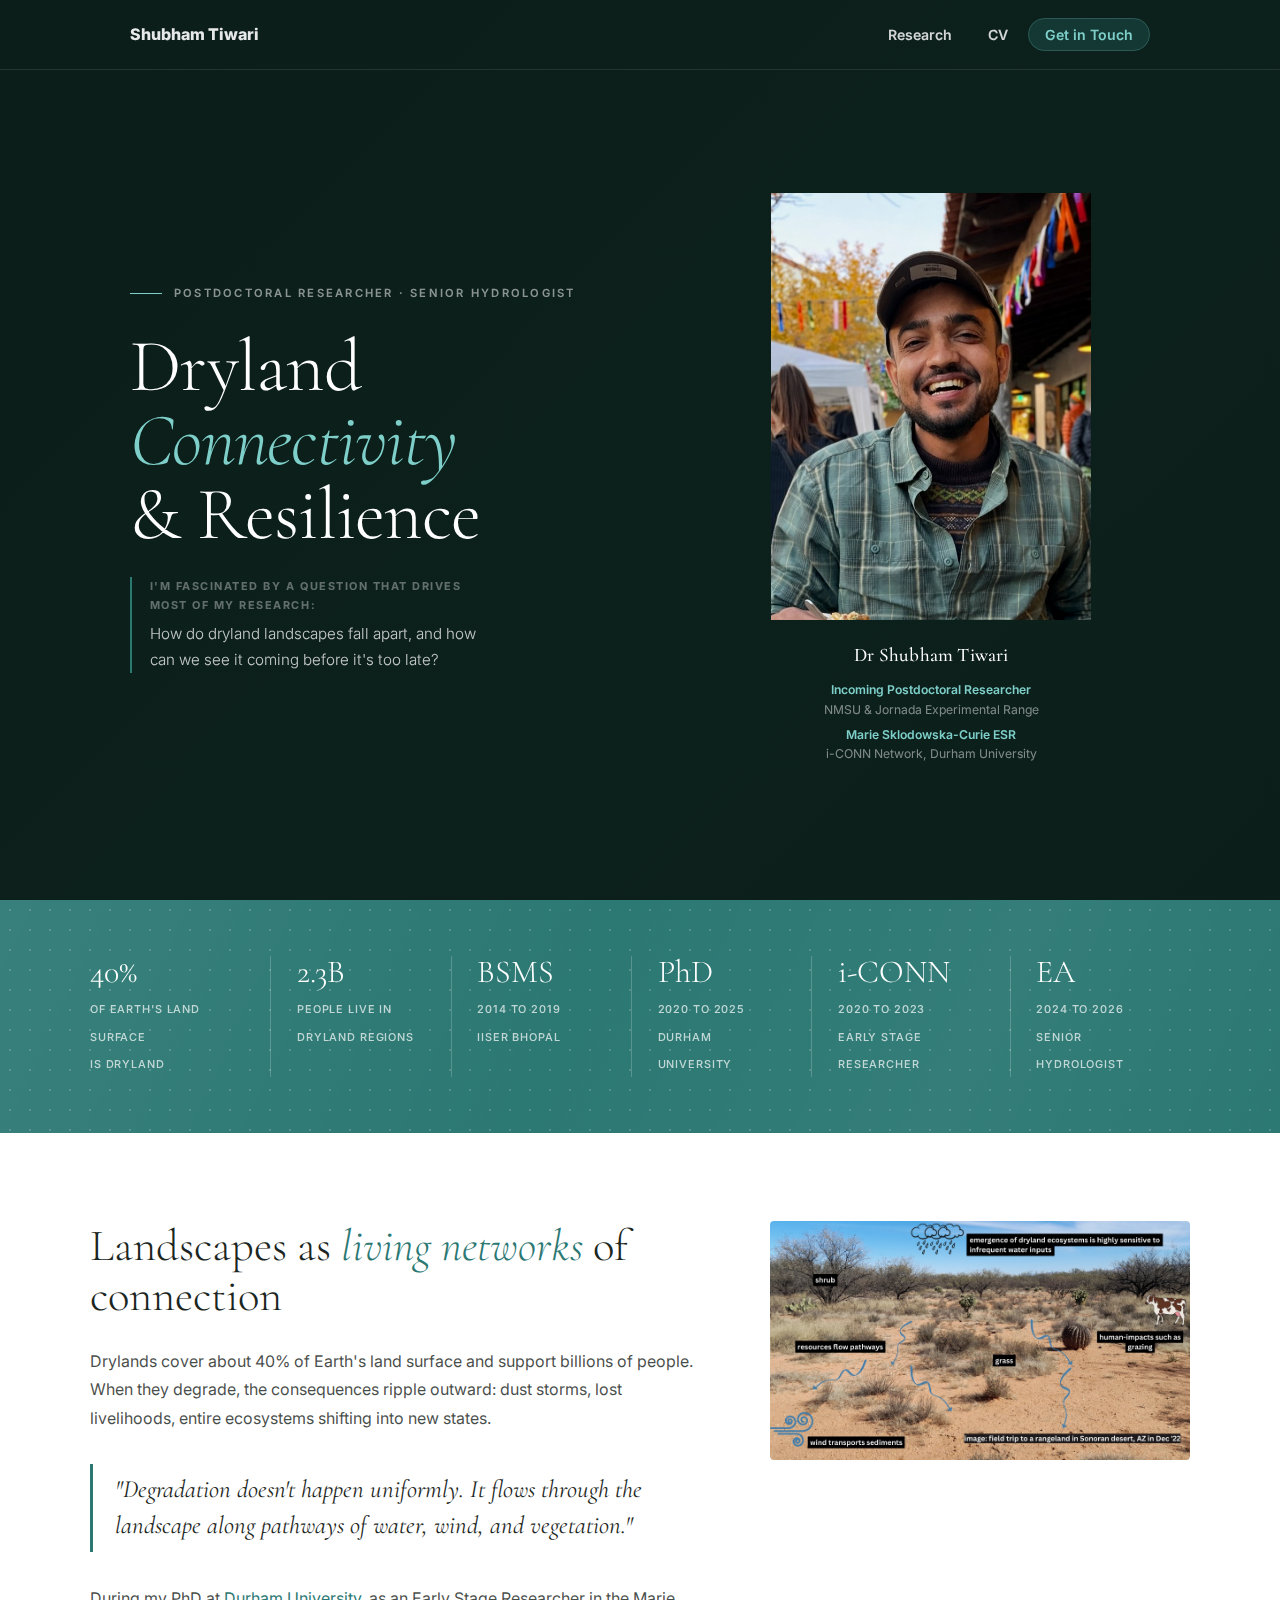
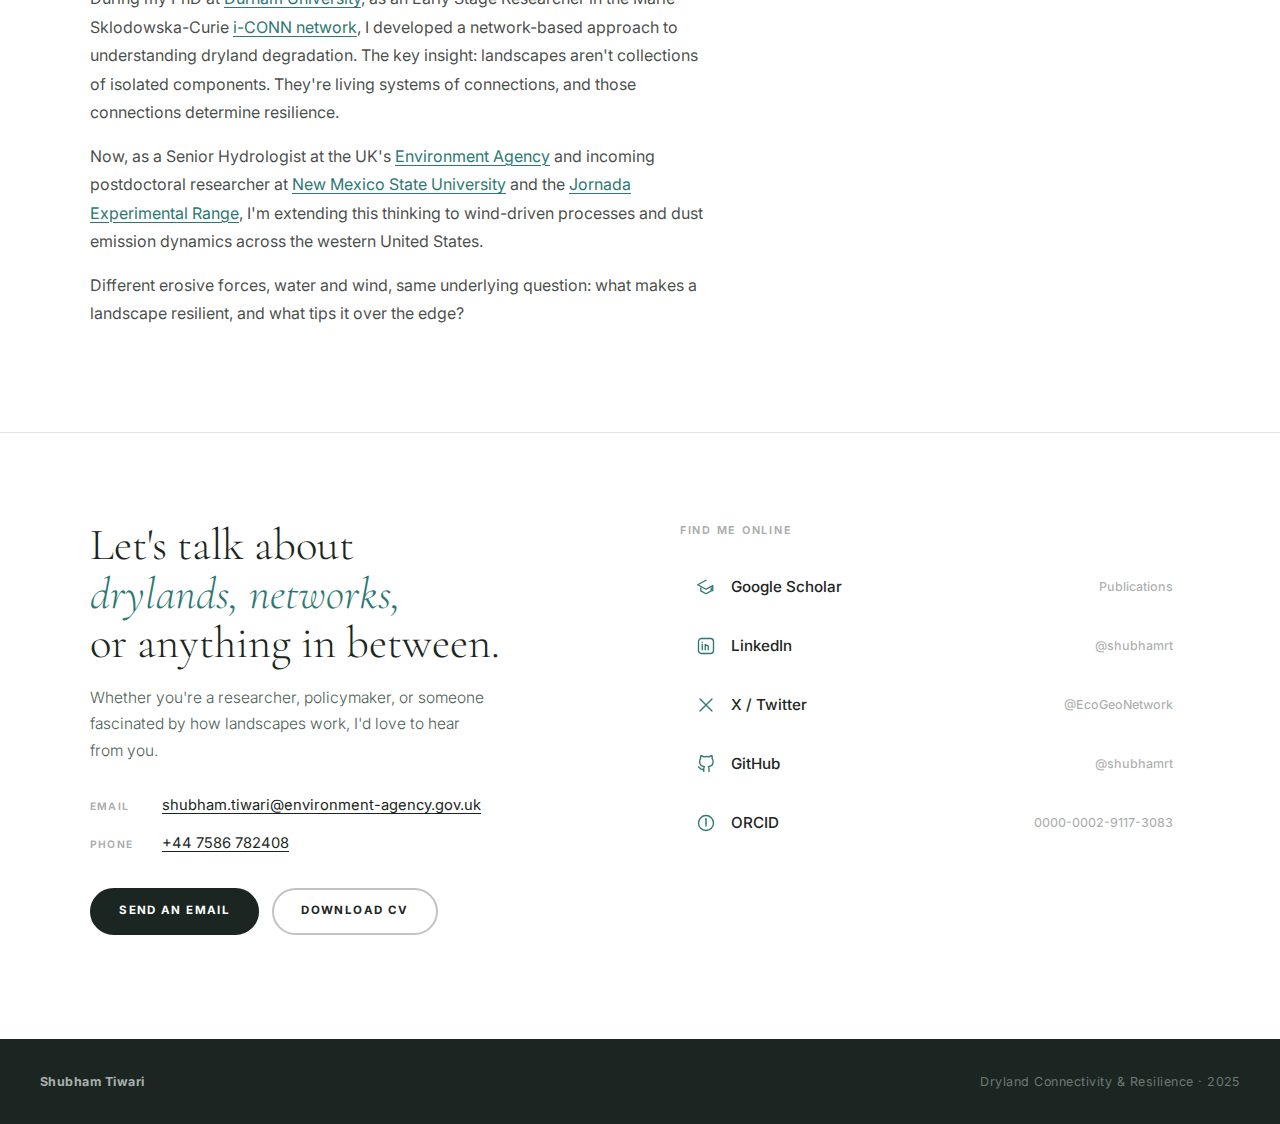
<file: index.html>
<!DOCTYPE html>
<html lang="en">
<head>
<meta charset="utf-8">
<meta name="viewport" content="width=device-width, initial-scale=1">
<title>Shubham Tiwari | Dryland Connectivity</title>

<link rel="icon" type="image/png" sizes="512x512" href="img/logo.png">
<link rel="apple-touch-icon" sizes="180x180" href="img/logo.png">

<link rel="preconnect" href="https://fonts.googleapis.com">
<link rel="preconnect" href="https://fonts.gstatic.com" crossorigin>
<link href="https://fonts.googleapis.com/css2?family=Cormorant+Garamond:ital,wght@0,300;0,400;0,500;0,600;1,300;1,400;1,600&family=Inter:wght@300;400;500;600;700;800&display=swap" rel="stylesheet">

<style>
:root {
  --green:        #2C7873;
  --green-dark:   #1f5f5b;
  --green-light:  #7ecfc9;
  --green-dim:    rgba(44,120,115,.12);
  --ink:          #1b2622;
  --muted:        #4d6158;
  --line:         rgba(0,0,0,.10);
  --cream:        #f4f8f7;
  --hero-bg:      #0e2420;
  --nav-h:        70px;
  --max:          1100px;
  --serif:        'Cormorant Garamond', Georgia, serif;
  --sans:         'Inter', system-ui, sans-serif;
}

*, *::before, *::after { box-sizing: border-box; margin: 0; padding: 0; }
html { scroll-behavior: smooth; }
body {
  font-family: var(--sans);
  font-size: 16px;
  line-height: 1.72;
  color: var(--ink);
  background: #fff;
  overflow-x: hidden;
}
img { display: block; max-width: 100%; }
a { color: inherit; }

/* ─── NAV ────────────────────────────────────────────────────────────────── */
.nav {
  position: fixed;
  inset: 0 0 auto 0;
  height: var(--nav-h);
  z-index: 50;
  border-bottom: 1px solid rgba(255,255,255,.10);
  transition: background .35s, border-color .35s;
}
.nav.solid {
  background: rgba(255,255,255,.96);
  border-bottom: 1px solid var(--line);
  backdrop-filter: blur(10px);
}
.nav-inner {
  max-width: var(--max);
  margin: 0 auto;
  height: 100%;
  padding: 0 2.5rem;
  display: flex;
  align-items: center;
  justify-content: space-between;
}
.nav-brand {
  font-family: var(--sans);
  font-weight: 800;
  font-size: 1rem;
  text-decoration: none;
  color: rgba(255,255,255,.9);
  transition: color .3s;
}
.nav.solid .nav-brand { color: var(--ink); }

.nav-links { display: flex; gap: 4px; list-style: none; align-items: center; }
.nav-links a {
  font-weight: 600;
  font-size: .88rem;
  text-decoration: none;
  color: rgba(255,255,255,.82);
  padding: .45rem 1rem;
  border-radius: 999px;
  transition: background .2s, color .2s;
}
.nav-links a:hover { background: rgba(255,255,255,.10); color: #fff; }
.nav.solid .nav-links a { color: var(--ink); }
.nav.solid .nav-links a:hover { background: var(--green-dim); color: var(--green); }

.nav-cta {
  background: rgba(44,120,115,.28) !important;
  color: var(--green-light) !important;
  border: 1px solid rgba(126,207,201,.22);
}
.nav-cta:hover { background: rgba(44,120,115,.50) !important; color: #fff !important; }
.nav.solid .nav-cta { background: var(--green) !important; color: #fff !important; border-color: transparent; }
.nav.solid .nav-cta:hover { background: var(--green-dark) !important; }

.nav-burger {
  display: none;
  flex-direction: column;
  gap: 5px;
  background: none;
  border: 1px solid rgba(255,255,255,.3);
  border-radius: 8px;
  padding: .5rem .6rem;
  cursor: pointer;
}
.nav-burger span { display: block; width: 18px; height: 2px; background: #fff; border-radius: 2px; }
.nav.solid .nav-burger { border-color: var(--line); }
.nav.solid .nav-burger span { background: var(--ink); }

.nav-drawer {
  display: none;
  position: absolute;
  top: calc(100% + 8px);
  right: 1.5rem;
  background: #fff;
  border: 1px solid var(--line);
  border-radius: 14px;
  box-shadow: 0 16px 40px rgba(0,0,0,.12);
  padding: .5rem;
  min-width: 190px;
}
.nav-drawer a { display: block; padding: .6rem .9rem; border-radius: 10px; font-weight: 600; font-size: .9rem; color: var(--ink); text-decoration: none; }
.nav-drawer a:hover { background: var(--green-dim); color: var(--green); }
.nav.open .nav-drawer { display: block; }

@media (max-width: 620px) {
  .nav-links { display: none; }
  .nav-burger { display: flex; }
}

/* ─── HERO ───────────────────────────────────────────────────────────────── */
.hero {
  min-height: 100vh;
  background: var(--hero-bg);
  position: relative;
  display: flex;
  align-items: center;
  color: #fff;
  overflow: hidden;
}
.hero-film {
  position: absolute;
  inset: 0;
  background: linear-gradient(135deg, rgba(10,28,24,.80) 0%, rgba(10,28,24,.52) 55%, rgba(10,28,24,.70) 100%);
  z-index: 0;
}
.hero-inner {
  position: relative;
  z-index: 1;
  max-width: var(--max);
  margin: 0 auto;
  width: 100%;
  padding: calc(var(--nav-h) + 1.2rem) 2.5rem 2rem;
  display: grid;
  grid-template-columns: 1.15fr 1fr;
  gap: 5rem;
  align-items: center;
}
.hero-left { display: flex; flex-direction: column; gap: 1.6rem; }
.hero-eyebrow {
  font-size: .7rem;
  font-weight: 600;
  letter-spacing: .2em;
  text-transform: uppercase;
  color: rgba(255,255,255,.52);
  display: flex;
  align-items: center;
  gap: .75rem;
}
.hero-eyebrow::before {
  content: '';
  display: block;
  width: 2rem;
  height: 1px;
  background: var(--green-light);
  flex-shrink: 0;
}
.hero-title {
  font-family: var(--serif);
  font-weight: 300;
  font-size: clamp(3.2rem, 5.8vw, 5.2rem);
  line-height: 1.0;
  letter-spacing: -.01em;
  color: #fff;
}
.hero-title em { font-style: italic; color: var(--green-light); }
.hero-question {
  font-size: .95rem;
  font-weight: 300;
  line-height: 1.72;
  color: rgba(255,255,255,.76);
  max-width: 40ch;
  border-left: 2px solid var(--green);
  padding-left: 1.1rem;
}
.hero-question strong {
  display: block;
  font-size: .68rem;
  font-weight: 700;
  letter-spacing: .14em;
  text-transform: uppercase;
  color: rgba(255,255,255,.36);
  margin-bottom: .4rem;
}
.hero-right {
  display: flex;
  flex-direction: column;
  align-items: center;
  gap: 1.2rem;
}
.hero-photo {
  width: 100%;
  max-width: 320px;
  aspect-ratio: 3/4;
  overflow: hidden;
}
.hero-photo img {
  width: 100%;
  height: 100%;
  object-fit: cover;
  object-position: center top;
  filter: brightness(.95) contrast(1.04);
}
.hero-caption { text-align: center; max-width: 310px; }
.hc-name {
  font-family: var(--serif);
  font-size: 1.2rem;
  font-weight: 500;
  letter-spacing: .01em;
  color: #fff;
  margin-bottom: .5rem;
}
.hc-role {
  font-size: .76rem;
  font-weight: 400;
  line-height: 1.6;
  color: rgba(255,255,255,.48);
}
.hc-role-label { color: var(--green-light); font-weight: 600; }

@media (max-width: 820px) {
  .hero-inner { grid-template-columns: 1fr; gap: 2rem; padding-top: calc(var(--nav-h) + 1.5rem); }
  .hero-right { order: -1; }
  .hero-photo { max-width: 180px; aspect-ratio: 1; border-radius: 50%; }
  .hero-title { font-size: clamp(2.6rem, 9vw, 3.6rem); }
}

/* ─── STATS BAR ──────────────────────────────────────────────────────────── */
/* Green base with white dot-grid pattern — same palette as hero but lighter,
   so the three zones read: dark green hero → mid green stats → white about */
.stats {
  position: relative;
  background-color: #2C7873;
  padding: 3.5rem 2.5rem;
  overflow: hidden;
}
/* White dot-grid */
.stats::before {
  content: '';
  position: absolute;
  inset: 0;
  background-image: radial-gradient(circle, rgba(255,255,255,.18) 1.5px, transparent 1.5px);
  background-size: 20px 20px;
  pointer-events: none;
}
/* Subtle diagonal shimmer */
.stats::after {
  content: '';
  position: absolute;
  inset: 0;
  background: linear-gradient(
    115deg,
    rgba(255,255,255,.06) 0%,
    transparent 45%,
    rgba(255,255,255,.04) 75%,
    transparent 100%
  );
  pointer-events: none;
}
.stats-inner {
  position: relative;
  z-index: 1;
  max-width: var(--max);
  margin: 0 auto;
  display: grid;
  grid-template-columns: 1fr 1fr 1fr 1fr 1.1fr 1fr;
}
.stat { padding: 0 1.6rem; border-left: 1px solid rgba(255,255,255,.2); }
.stat:first-child { border-left: none; padding-left: 0; }
.stat-number {
  font-family: var(--serif);
  font-size: clamp(1.6rem, 2.5vw, 2.4rem);
  font-weight: 300;
  color: #fff;
  line-height: 1;
  display: block;
  margin-bottom: .4rem;
}
.stat-label {
  font-size: .68rem;
  font-weight: 500;
  letter-spacing: .08em;
  text-transform: uppercase;
  color: rgba(255,255,255,.7);
  line-height: 1.6;
}
@media (max-width: 900px) {
  .stats-inner { grid-template-columns: repeat(3, 1fr); gap: 1.8rem; }
  .stat { border-left: none; padding-left: 0; }
  .stat:nth-child(2), .stat:nth-child(3) { border-left: 1px solid rgba(255,255,255,.2); padding-left: 1.4rem; }
  .stat:nth-child(5), .stat:nth-child(6) { border-left: 1px solid rgba(255,255,255,.2); padding-left: 1.4rem; }
}
@media (max-width: 520px) {
  .stats-inner { grid-template-columns: repeat(2, 1fr); gap: 1.8rem; }
  .stat:nth-child(2) { border-left: 1px solid rgba(255,255,255,.2); padding-left: 1.4rem; }
  .stat:nth-child(3), .stat:nth-child(5) { border-left: none; padding-left: 0; }
  .stat:nth-child(4), .stat:nth-child(6) { border-left: 1px solid rgba(255,255,255,.2); padding-left: 1.4rem; }
}

/* ─── ABOUT ──────────────────────────────────────────────────────────────── */
.about { background: #fff; padding: 5.5rem 2.5rem 6.5rem; }
.about-inner {
  max-width: var(--max);
  margin: 0 auto;
  display: grid;
  grid-template-columns: 1fr 420px;
  gap: 4rem;
  align-items: start;
}

/* Left: heading + prose */
.about-text {}
.about-text h2 {
  font-family: var(--serif);
  font-weight: 300;
  font-size: clamp(2rem, 3.5vw, 2.8rem);
  line-height: 1.12;
  color: var(--ink);
  margin-bottom: 1.6rem;
}
.about-text h2 em { font-style: italic; color: var(--green); }
.about-prose { font-size: 1rem; line-height: 1.78; color: rgba(27,38,34,.82); }
.about-prose p { margin-bottom: .95rem; }
.about-prose p:last-child { margin-bottom: 0; }
.about-prose a { color: var(--green); text-decoration: underline; text-decoration-thickness: 1px; text-underline-offset: 3px; }
.about-prose a:hover { color: var(--green-dark); }
.about-pull {
  font-family: var(--serif);
  font-size: clamp(1.2rem, 2.2vw, 1.55rem);
  font-weight: 400;
  font-style: italic;
  color: var(--ink);
  border-left: 3px solid var(--green);
  padding: .5rem 0 .5rem 1.4rem;
  margin: 2rem 0;
  line-height: 1.45;
}

/* Right: landscape image, full height of text column */
.about-image {
  position: sticky;
  top: calc(var(--nav-h) + 2rem);
  width: 100%;
  overflow: hidden;
  border-radius: 4px;
}
.about-image img {
  width: 100%;
  height: auto;
  display: block;
  filter: contrast(1.04) brightness(.96) saturate(.92);
}

@media (max-width: 860px) {
  .about-inner { grid-template-columns: 1fr; }
  .about-image {
    position: static;
    width: 100%;
    border-radius: 4px;
    margin-top: 2.5rem;
  }
}

/* ─── CONTACT ────────────────────────────────────────────────────────────── */
.contact { background: #fff; padding: 5.5rem 2.5rem 6.5rem; border-top: 1px solid var(--line); }
.contact-inner { max-width: var(--max); margin: 0 auto; display: grid; grid-template-columns: 1fr 1fr; gap: 5rem; align-items: start; }
.contact-left h2 { font-family: var(--serif); font-weight: 300; font-size: clamp(2rem, 3.5vw, 2.9rem); line-height: 1.1; color: var(--ink); margin-bottom: 1rem; }
.contact-left h2 em { font-style: italic; color: var(--green); }
.contact-left > p { font-size: .97rem; color: var(--muted); font-weight: 300; max-width: 40ch; line-height: 1.72; margin-bottom: 1.8rem; }
.contact-rows { display: flex; flex-direction: column; gap: .75rem; margin-bottom: 2rem; }
.contact-row { display: flex; align-items: baseline; gap: 1rem; font-size: .92rem; }
.cr-label { font-size: .65rem; font-weight: 700; letter-spacing: .12em; text-transform: uppercase; color: rgba(27,38,34,.38); width: 3.5rem; flex-shrink: 0; }
.contact-row a { color: var(--ink); text-decoration: underline; text-decoration-thickness: 1px; text-underline-offset: 3px; transition: color .2s; }
.contact-row a:hover { color: var(--green); }
.contact-ctas { display: flex; gap: .8rem; flex-wrap: wrap; }
.btn-fill-dark { background: var(--ink); color: #fff; border: 2px solid var(--ink); border-radius: 999px; font-size: .72rem; font-weight: 700; letter-spacing: .12em; text-transform: uppercase; padding: .72rem 1.7rem; text-decoration: none; display: inline-block; transition: background .2s, border-color .2s; }
.btn-fill-dark:hover { background: var(--green-dark); border-color: var(--green-dark); }
.btn-outline-dark { background: transparent; color: var(--ink); border: 2px solid rgba(27,38,34,.28); border-radius: 999px; font-size: .72rem; font-weight: 700; letter-spacing: .12em; text-transform: uppercase; padding: .72rem 1.7rem; text-decoration: none; display: inline-block; transition: border-color .2s, color .2s; }
.btn-outline-dark:hover { border-color: var(--green); color: var(--green); }
.contact-right h3 { font-size: .68rem; font-weight: 700; letter-spacing: .16em; text-transform: uppercase; color: rgba(27,38,34,.38); margin-bottom: 1.2rem; }
.social-links { display: flex; flex-direction: column; gap: 2px; }
.social-link { display: flex; align-items: center; gap: 1rem; padding: .9rem 1rem; border-radius: 10px; text-decoration: none; color: var(--ink); font-weight: 500; font-size: .95rem; transition: background .2s, color .2s; border: 1px solid transparent; }
.social-link:hover { background: var(--cream); border-color: var(--line); color: var(--green); }
.social-link svg { width: 18px; height: 18px; flex-shrink: 0; stroke: var(--green); fill: none; stroke-width: 1.8; stroke-linecap: round; stroke-linejoin: round; }
.sl-handle { font-size: .78rem; color: rgba(27,38,34,.38); margin-left: auto; }

@media (max-width: 720px) { .contact-inner { grid-template-columns: 1fr; gap: 3.5rem; } }

/* ─── FOOTER ─────────────────────────────────────────────────────────────── */
footer { background: var(--ink); color: rgba(255,255,255,.38); padding: 2rem 2.5rem; display: flex; justify-content: space-between; align-items: center; font-size: .78rem; letter-spacing: .04em; }
.foot-brand { font-weight: 700; color: rgba(255,255,255,.65); }
@media (max-width: 480px) { footer { flex-direction: column; gap: .4rem; text-align: center; } }

/* ─── REVEALS ────────────────────────────────────────────────────────────── */
.reveal { opacity: 0; transform: translateY(20px); transition: opacity .65s ease, transform .65s ease; }
.reveal.in { opacity: 1; transform: none; }
</style>
</head>
<body>

<!-- ══ NAV ══════════════════════════════════════════════════════════════════ -->
<nav class="nav" id="nav">
  <div class="nav-inner">
    <a class="nav-brand" href="#top">Shubham Tiwari</a>
    <ul class="nav-links">
      <li><a href="research.html">Research</a></li>
      <li><a href="CV_shubham_tiwari_290126.pdf">CV</a></li>
      <li><a href="#contact" class="nav-cta">Get in Touch</a></li>
    </ul>
    <button class="nav-burger" id="burger" aria-label="Open menu" aria-expanded="false">
      <span></span><span></span><span></span>
    </button>
    <div class="nav-drawer" id="drawer">
      <a href="research.html">Research</a>
      <a href="CV_shubham_tiwari_290126.pdf">CV</a>
      <a href="#contact">Get in Touch</a>
    </div>
  </div>
</nav>

<!-- ══ HERO ══════════════════════════════════════════════════════════════════ -->
<section class="hero" id="top" aria-label="Introduction">
  <div class="hero-film" aria-hidden="true"></div>
  <div class="hero-inner">

    <div class="hero-left">
      <p class="hero-eyebrow">Postdoctoral Researcher · Senior Hydrologist</p>
      <h1 class="hero-title">
        Dryland<br>
        <em>Connectivity</em><br>
        &amp; Resilience
      </h1>
      <div class="hero-question">
        <strong>I'm fascinated by a question that drives most of my research:</strong>
        How do dryland landscapes fall apart, and how can we see it coming before it's too late?
      </div>
    </div>

    <div class="hero-right">
      <div class="hero-photo">
        <img src="img/profile.jpg" alt="Portrait of Dr Shubham Tiwari"
             onerror="this.style.background='#2C7873';this.removeAttribute('src')">
      </div>
      <div class="hero-caption">
        <p class="hc-name">Dr Shubham Tiwari</p>
        <p class="hc-role">
          <span class="hc-role-label">Incoming Postdoctoral Researcher</span><br>
          NMSU &amp; Jornada Experimental Range
        </p>
        <p class="hc-role" style="margin-top:.35rem;">
          <span class="hc-role-label">Marie Sklodowska-Curie ESR</span><br>
          i-CONN Network, Durham University
        </p>
      </div>
    </div>

  </div>
</section>

<!-- ══ STATS BAR ═════════════════════════════════════════════════════════════ -->
<div class="stats">
  <div class="stats-inner">
    <div class="stat">
      <span class="stat-number">40%</span>
      <span class="stat-label">of Earth's land surface<br>is dryland</span>
    </div>
    <div class="stat">
      <span class="stat-number">2.3B</span>
      <span class="stat-label">people live in<br>dryland regions</span>
    </div>
    <div class="stat">
      <span class="stat-number">BSMS</span>
      <span class="stat-label">2014 to 2019<br>IISER Bhopal</span>
    </div>
    <div class="stat">
      <span class="stat-number">PhD</span>
      <span class="stat-label">2020 to 2025<br>Durham University</span>
    </div>
    <div class="stat">
      <span class="stat-number">i-CONN</span>
      <span class="stat-label">2020 to 2023<br>Early Stage Researcher</span>
    </div>
    <div class="stat">
      <span class="stat-number">EA</span>
      <span class="stat-label">2024 to 2026<br>Senior Hydrologist</span>
    </div>
  </div>
</div>

<!-- ══ ABOUT ══════════════════════════════════════════════════════════════════ -->
<section class="about" id="about" aria-label="About">
  <div class="about-inner">

    <!-- Left: text -->
    <div class="about-text">
      <h2>Landscapes as <em>living networks</em> of connection</h2>
      <div class="about-prose">
        <p>
          Drylands cover about 40% of Earth's land surface and support billions of people. When they degrade, the consequences ripple outward: dust storms, lost livelihoods, entire ecosystems shifting into new states.
        </p>
        <blockquote class="about-pull">
          "Degradation doesn't happen uniformly. It flows through the landscape along pathways of water, wind, and vegetation."
        </blockquote>
        <p>
          During my PhD at <a href="https://www.durham.ac.uk/" target="_blank" rel="noreferrer">Durham University</a>, as an Early Stage Researcher in the Marie Sklodowska-Curie <a href="https://iconn.network/" target="_blank" rel="noreferrer">i-CONN network</a>, I developed a network-based approach to understanding dryland degradation. The key insight: landscapes aren't collections of isolated components. They're living systems of connections, and those connections determine resilience.
        </p>
        <p>
          Now, as a Senior Hydrologist at the UK's <a href="https://www.gov.uk/government/organisations/environment-agency" target="_blank" rel="noreferrer">Environment Agency</a> and incoming postdoctoral researcher at <a href="https://nmsu.edu/" target="_blank" rel="noreferrer">New Mexico State University</a> and the <a href="https://jornada.nmsu.edu/" target="_blank" rel="noreferrer">Jornada Experimental Range</a>, I'm extending this thinking to wind-driven processes and dust emission dynamics across the western United States.
        </p>
        <p>
          Different erosive forces, water and wind, same underlying question: what makes a landscape resilient, and what tips it over the edge?
        </p>
      </div>
    </div>

    <!-- Right: dryland landscape photo -->
    <div class="about-image">
      <img src="img/banner_contours.jpg" alt="Semi-arid dryland landscape with scattered shrubs and bare soil"
           id="aboutImg" style="cursor:zoom-in;">
    </div>

  </div>
</section>

<!-- Lightbox -->
<div id="lightbox" style="display:none;position:fixed;inset:0;background:rgba(0,0,0,.88);z-index:200;align-items:center;justify-content:center;cursor:zoom-out;" onclick="this.style.display='none'">
  <img id="lightboxImg" src="img/banner_contours.jpg" alt="Dryland landscape enlarged"
       style="max-width:92vw;max-height:90vh;width:auto;height:auto;display:block;border-radius:4px;box-shadow:0 24px 80px rgba(0,0,0,.6);">
</div>

<!-- ══ CONTACT ════════════════════════════════════════════════════════════════ -->
<section class="contact" id="contact" aria-label="Contact">
  <div class="contact-inner">
    <div class="contact-left">
      <h2>Let's talk about<br><em>drylands, networks,</em><br>or anything in between.</h2>
      <p>Whether you're a researcher, policymaker, or someone fascinated by how landscapes work, I'd love to hear from you.</p>
      <div class="contact-rows">
        <div class="contact-row">
          <span class="cr-label">Email</span>
          <a href="/cdn-cgi/l/email-protection#4f3c273a2d272e22613b26382e3d26696c797b742a2139263d2021222a213b622e282a212c3661282039613a24">shubham.tiwari&#64;environment-agency.gov.uk</a>
        </div>
        <div class="contact-row">
          <span class="cr-label">Phone</span>
          <a href="tel:+447586782408">+44 7586 782408</a>
        </div>
      </div>
      <div class="contact-ctas">
        <a href="/cdn-cgi/l/email-protection#e89b809d8a808985c69c819f899a81cecbdedcd38d869e819a8786858d869cc5898f8d868b91c68f879ec69d83" class="btn-fill-dark">Send an Email</a>
        <a href="CV_shubham_tiwari_290126.pdf" class="btn-outline-dark">Download CV</a>
      </div>
    </div>
    <div class="contact-right">
      <h3>Find me online</h3>
      <div class="social-links">
        <a class="social-link" href="https://scholar.google.com/citations?user=xdspNSQAAAAJ&hl=en" target="_blank" rel="noreferrer">
          <svg viewBox="0 0 24 24"><path d="M12 3L1 9l11 6 9-4.9V17"/><path d="M5 13.18v4L12 21l7-3.82v-4"/></svg>
          Google Scholar
          <span class="sl-handle">Publications</span>
        </a>
        <a class="social-link" href="https://linkedin.com/in/shubhamrt" target="_blank" rel="noreferrer">
          <svg viewBox="0 0 24 24"><rect x="2" y="2" width="20" height="20" rx="4"/><path d="M7 10v7M7 7v.01M11 17v-4a2 2 0 0 1 4 0v4M11 10v7"/></svg>
          LinkedIn
          <span class="sl-handle">@shubhamrt</span>
        </a>
        <a class="social-link" href="https://x.com/EcoGeoNetwork" target="_blank" rel="noreferrer">
          <svg viewBox="0 0 24 24"><path d="M4 4l16 16M20 4 4 20"/></svg>
          X / Twitter
          <span class="sl-handle">@EcoGeoNetwork</span>
        </a>
        <a class="social-link" href="https://github.com/shubhamrt" target="_blank" rel="noreferrer">
          <svg viewBox="0 0 24 24"><path d="M9 19c-5 1.5-5-2.5-7-3m14 6v-3.87a3.37 3.37 0 0 0-.94-2.61c3.14-.35 6.44-1.54 6.44-7A5.44 5.44 0 0 0 20 4.77 5.07 5.07 0 0 0 19.91 1S18.73.65 16 2.48a13.38 13.38 0 0 0-7 0C6.27.65 5.09 1 5.09 1A5.07 5.07 0 0 0 5 4.77a5.44 5.44 0 0 0-1.5 3.78c0 5.42 3.3 6.61 6.44 7A3.37 3.37 0 0 0 9 18.13V22"/></svg>
          GitHub
          <span class="sl-handle">@shubhamrt</span>
        </a>
        <a class="social-link" href="https://orcid.org/0000-0002-9117-3083" target="_blank" rel="noreferrer">
          <svg viewBox="0 0 24 24"><circle cx="12" cy="12" r="10"/><line x1="12" y1="8" x2="12" y2="12"/><line x1="12" y1="12" x2="12" y2="16"/><circle cx="12" cy="7" r=".5" fill="currentColor"/></svg>
          ORCID
          <span class="sl-handle">0000-0002-9117-3083</span>
        </a>
      </div>
    </div>
  </div>
</section>

<!-- ══ FOOTER ══════════════════════════════════════════════════════════════════ -->
<footer>
  <span class="foot-brand">Shubham Tiwari</span>
  <span>Dryland Connectivity &amp; Resilience · 2025</span>
</footer>

<!-- ══ SCRIPTS ═════════════════════════════════════════════════════════════════ -->
<script>
(function () {
  var nav    = document.getElementById('nav');
  var burger = document.getElementById('burger');
  var drawer = document.getElementById('drawer');

  function onScroll() { nav.classList.toggle('solid', window.scrollY > 60); }
  onScroll();
  window.addEventListener('scroll', onScroll, { passive: true });

  if (burger) {
    burger.addEventListener('click', function (e) {
      e.stopPropagation();
      var open = nav.classList.toggle('open');
      burger.setAttribute('aria-expanded', String(open));
    });
    document.addEventListener('click', function (e) {
      if (!nav.contains(e.target)) nav.classList.remove('open');
    });
    drawer.querySelectorAll('a').forEach(function (a) {
      a.addEventListener('click', function () { nav.classList.remove('open'); });
    });
  }

  /* Lightbox for about image */
  var aboutImg = document.getElementById('aboutImg');
  var lightbox = document.getElementById('lightbox');
  if (aboutImg && lightbox) {
    aboutImg.addEventListener('click', function () {
      lightbox.style.display = 'flex';
    });
    document.addEventListener('keydown', function (e) {
      if (e.key === 'Escape') lightbox.style.display = 'none';
    });
  }

  /* Scroll reveals */
  var io = new IntersectionObserver(function (entries) {
    entries.forEach(function (e) {
      if (e.isIntersecting) { e.target.classList.add('in'); io.unobserve(e.target); }
    });
  }, { threshold: 0.1 });
  document.querySelectorAll('.reveal').forEach(function (el) { io.observe(el); });

})();
</script>

</body>
</html>
</file>
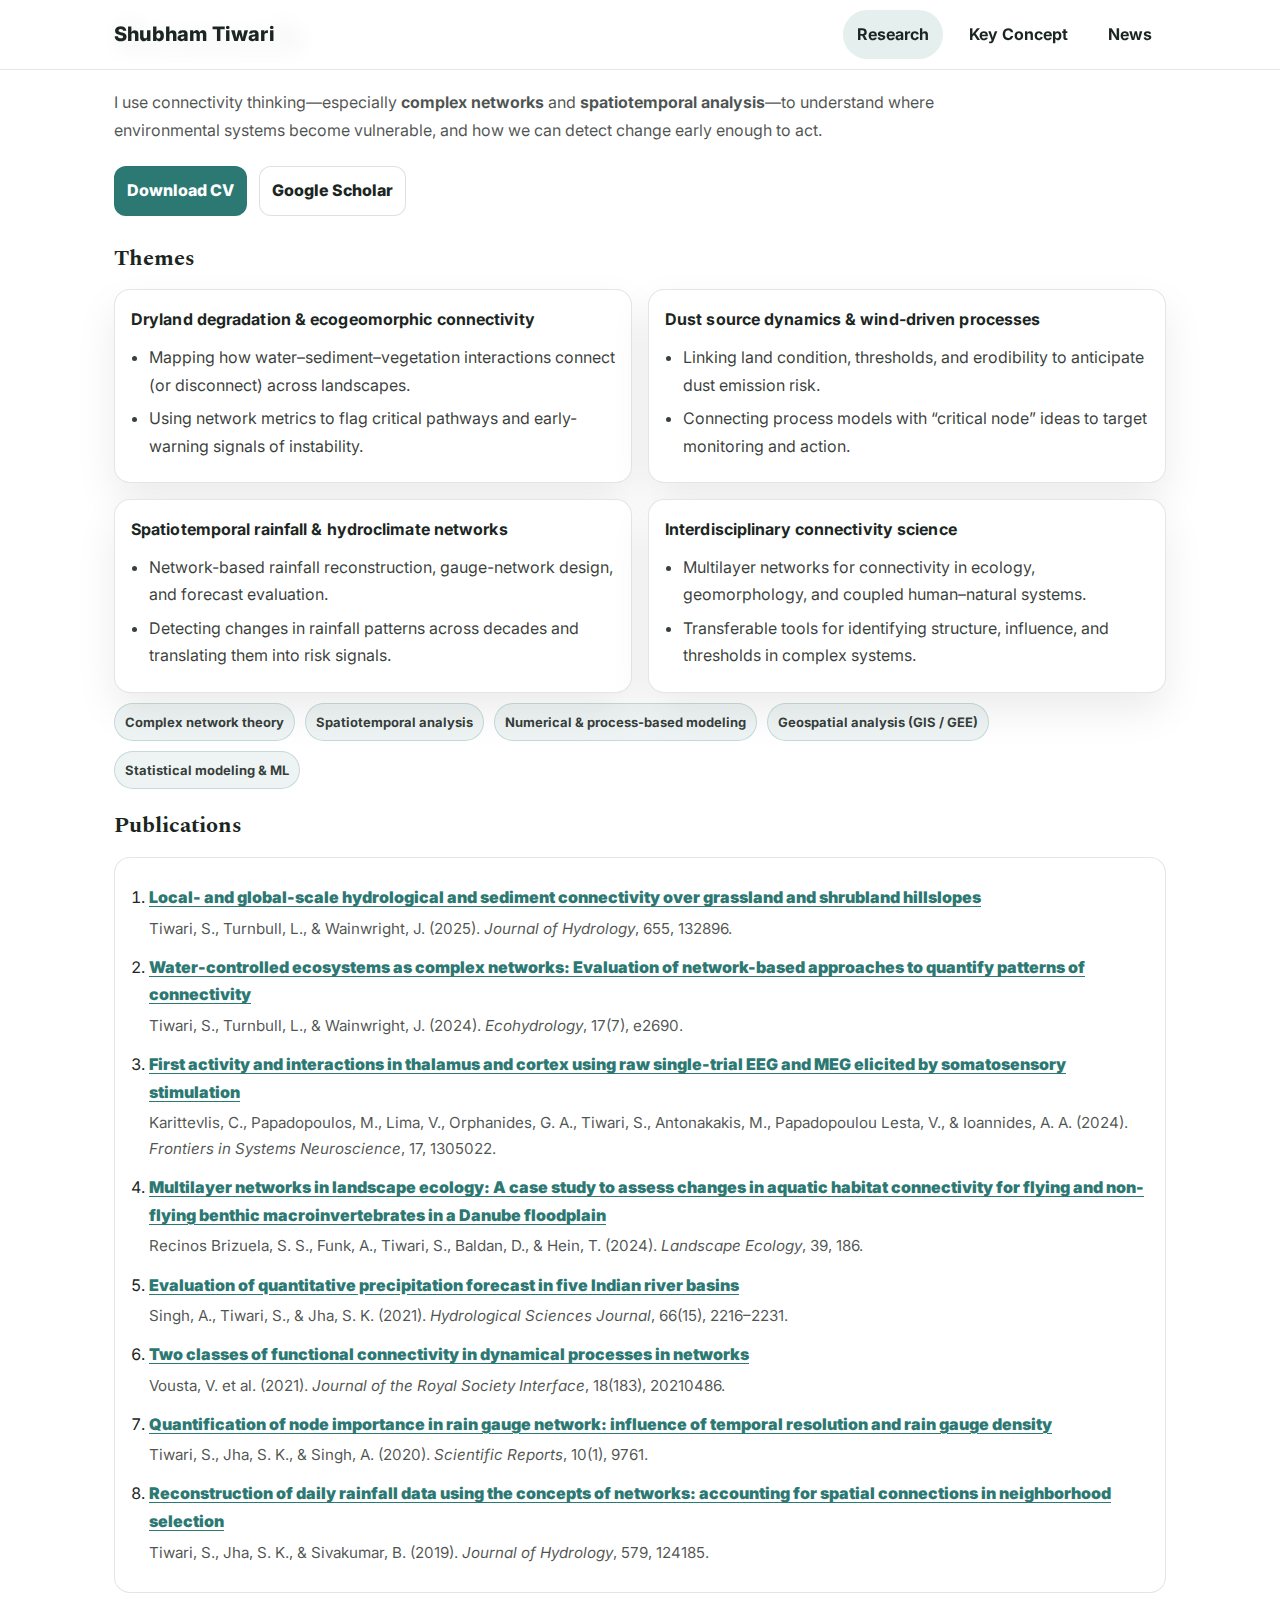
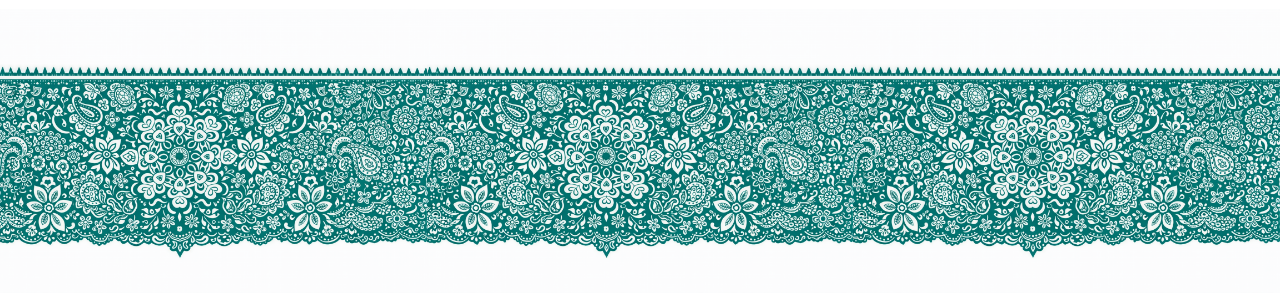
<file: research.html>
<!doctype html>
<html lang="en">
<head>
<meta charset="utf-8" />
<meta name="viewport" content="width=device-width, initial-scale=1" />
<title>Research | Shubham Tiwari</title>

<!-- Favicon (simple + reliable). If you later create a custom circular favicon file,
     swap href to img/favicon.png or img/favicon.svg. -->
<link rel="icon" type="image/png" sizes="32x32" href="img/logo.png">
<link rel="icon" type="image/png" sizes="192x192" href="img/logo.png">
<link rel="apple-touch-icon" href="img/logo.png">

<link rel="preconnect" href="https://fonts.gstatic.com" crossorigin>
<link href="https://fonts.googleapis.com/css2?family=Spectral:ital,wght@0,300;0,400;0,600;0,700;1,300;1,400;1,600;1,700&family=Inter:wght@300;400;500;600;700;800&display=swap" rel="stylesheet">

<style>
  :root{
    --bg:#ffffff;
    --ink:#1b2622;
    --muted:rgba(27,38,34,.78);
    --line:rgba(0,0,0,.10);

    --accent:#2C7873;
    --accent-hover:#1f5f5b;

    --nav-h:70px;
    --max:1100px;

    --base:16px;
    --lh:1.72;
    --radius:16px;
    --shadow:0 18px 40px rgba(0,0,0,.08);
  }

  *{box-sizing:border-box}
  html{scroll-behavior:smooth}
  body{
    margin:0;
    font-family:Inter,system-ui,Arial,Helvetica,sans-serif;
    background:var(--bg);
    color:var(--ink);
    font-size:var(--base);
    line-height:var(--lh);
  }
  .wrap{max-width:var(--max); margin:0 auto; padding: 0 24px;}
  img{max-width:100%; display:block;}
  a{color:var(--accent); text-decoration:underline; text-underline-offset:3px;}
  a:hover{color:var(--accent-hover);}

  /* NAV (light) with burger on mobile */
  .navband{
    position:fixed; top:0; left:0; right:0;
    height:var(--nav-h);
    z-index:20;
    border-bottom:1px solid rgba(0,0,0,.10);
    background:rgba(255,255,255,.94);
    backdrop-filter: blur(10px);
    -webkit-backdrop-filter: blur(10px);
  }
  .nav-inner{
    height:100%;
    display:flex;
    align-items:center;
    justify-content:space-between;
    gap:18px;
    position:relative;
  }
  .nav-brand{
    font-weight:800;
    letter-spacing:.2px;
    font-size:clamp(18px,1.7vw,20px);
    text-decoration:none;
    color:var(--ink);
    white-space:nowrap;
  }
  .nav-links{
    display:flex;
    align-items:center;
    gap:12px;
    flex-wrap:wrap;
    justify-content:flex-end;
  }
  .nav-links a{
    color:var(--ink);
    text-decoration:none;
    font-weight:700;
    font-size:16px;
    padding:11px 14px;
    border-radius:999px;
    transition:background .2s ease, transform .2s ease;
  }
  .nav-links a:hover{ background:rgba(44,120,115,.10); transform:translateY(-1px); }
  .nav-links a[aria-current="page"]{ background:rgba(44,120,115,.12); }

  .nav-toggle{
    display:none;
    width:44px; height:44px;
    border-radius:12px;
    border:1px solid rgba(0,0,0,.18);
    background:transparent;
    color:var(--ink);
    cursor:pointer;
    align-items:center;
    justify-content:center;
  }
  .nav-toggle span{
    position:relative;
    display:block;
    width:18px; height:2px;
    background:currentColor;
  }
  .nav-toggle span::before,
  .nav-toggle span::after{
    content:"";
    position:absolute; left:0;
    width:18px; height:2px;
    background:currentColor;
  }
  .nav-toggle span::before{ top:-6px; }
  .nav-toggle span::after{ top:6px; }

  .nav-menu{
    display:none;
    position:absolute;
    right:24px;
    top:calc(var(--nav-h) + 10px);
    background:rgba(255,255,255,.98);
    border:1px solid rgba(0,0,0,.12);
    border-radius:14px;
    box-shadow:0 18px 40px rgba(0,0,0,.12);
    padding:8px;
    min-width:220px;
  }
  .nav-menu a{
    display:block;
    padding:10px 12px;
    border-radius:10px;
    text-decoration:none;
    color:var(--ink);
    font-weight:700;
  }
  .nav-menu a:hover{ background:rgba(44,120,115,.10); }
  .nav-open .nav-menu{ display:block; }

  @media (max-width: 760px){
    :root{ --nav-h:74px; }
    .nav-links{ display:none; }
    .nav-toggle{ display:flex; }
  }

  main{ padding-top: calc(var(--nav-h) + 34px); padding-bottom: 24px; }

  h1{
    font-family:Spectral,serif;
    font-size:clamp(34px,4vw,46px);
    margin:0 0 10px;
    letter-spacing:-.01em;
  }
  .sub{
    margin:0 0 22px;
    color:var(--muted);
    max-width:88ch;
  }

  .row{
    display:flex;
    flex-wrap:wrap;
    gap:12px;
    align-items:center;
    margin: 10px 0 24px;
  }
  .btn{
    display:inline-flex;
    align-items:center;
    justify-content:center;
    padding:10px 12px;
    border-radius:12px;
    border:1px solid rgba(0,0,0,.12);
    background:#fff;
    color:var(--ink);
    text-decoration:none;
    font-weight:800;
  }
  .btn.primary{
    background:var(--accent);
    color:#fff;
    border-color:rgba(44,120,115,.35);
    text-decoration:none;
  }
  .btn.primary:hover{ background:var(--accent-hover); }

  .section{ margin-top:18px; }
  .section h2{
    font-family:Spectral,serif;
    font-size:22px;
    margin:0 0 12px;
  }

  /* Themes */
  .grid{
    display:grid;
    grid-template-columns: 1fr;
    gap:14px;
  }
  @media (min-width: 920px){
    .grid{ grid-template-columns: repeat(2, 1fr); gap:16px; }
  }
  .card{
    border:1px solid var(--line);
    border-radius:var(--radius);
    padding:16px;
    box-shadow:var(--shadow);
    background:#fff;
  }
  .card h3{
    margin:0 0 10px;
    font-size:16px;
    letter-spacing:.1px;
  }
  .card ul{ margin:0; padding-left:18px; color:rgba(27,38,34,.88); }
  .card li{ margin:6px 0; }

  /* Methods pills */
  .pills{
    display:flex;
    flex-wrap:wrap;
    gap:10px;
    margin-top:10px;
  }
  .pill{
    border:1px solid rgba(44,120,115,.22);
    background:rgba(44,120,115,.08);
    color:rgba(27,38,34,.90);
    border-radius:999px;
    padding:7px 10px;
    font-weight:700;
    font-size:13px;
  }

  /* Publications */
  .pubs{
    border:1px solid var(--line);
    border-radius:var(--radius);
    padding:14px 16px;
    background:#fff;
  }
  .pubs ol{ margin:0; padding-left:18px; }
  .pubs li{ margin:12px 0; }
  .pub-title{ font-weight:900; }
  .pub-meta{
    display:block;
    margin-top:4px;
    color:rgba(27,38,34,.78);
    font-size:0.95em;
  }

  /* Decorative banner */
  .art-strip{
    width:100%;
    margin-top:16px;
    line-height:0;
    display:flex;
  }
  .art-strip img{ width:calc(100% / 3); height:auto; display:block; }

  @media (prefers-reduced-motion: reduce){
    html{scroll-behavior:auto}
  }
</style>
</head>

<body>
<!-- NAV -->
<div class="navband" id="nav" role="navigation" aria-label="Primary">
  <div class="wrap nav-inner">
    <a class="nav-brand" href="index.html#about">Shubham Tiwari</a>

    <div class="nav-links" aria-label="Site pages">
      <a href="research.html" aria-current="page">Research</a>
      <a href="key-concept.html">Key Concept</a>
      <a href="news.html">News</a>
    </div>

    <button class="nav-toggle" id="navToggle" aria-label="Open menu" aria-expanded="false" aria-controls="navMenu">
      <span></span>
    </button>

    <div class="nav-menu" id="navMenu" role="menu" aria-label="Mobile menu">
      <a role="menuitem" href="research.html" aria-current="page">Research</a>
      <a role="menuitem" href="key-concept.html">Key Concept</a>
      <a role="menuitem" href="news.html">News</a>
      <a role="menuitem" href="index.html#about">About</a>
    </div>
  </div>
</div>

<main class="wrap">
  <h1>Research</h1>
  <p class="sub">
    I use connectivity thinking—especially <strong>complex networks</strong> and <strong>spatiotemporal analysis</strong>—to understand where environmental systems become vulnerable,
    and how we can detect change early enough to act.
  </p>

  <div class="row" aria-label="Quick actions">
    <a class="btn primary" href="CV_shubham_tiwari_290126.pdf">Download CV</a>
    <a class="btn" href="https://scholar.google.com/citations?user=xdspNSQAAAAJ&hl=en" target="_blank" rel="noreferrer">Google Scholar</a>
  </div>

  <section class="section" aria-label="Research themes">
    <h2>Themes</h2>

    <div class="grid">
      <article class="card">
        <h3>Dryland degradation & ecogeomorphic connectivity</h3>
        <ul>
          <li>Mapping how water–sediment–vegetation interactions connect (or disconnect) across landscapes.</li>
          <li>Using network metrics to flag critical pathways and early-warning signals of instability.</li>
        </ul>
      </article>

      <article class="card">
        <h3>Dust source dynamics & wind-driven processes</h3>
        <ul>
          <li>Linking land condition, thresholds, and erodibility to anticipate dust emission risk.</li>
          <li>Connecting process models with “critical node” ideas to target monitoring and action.</li>
        </ul>
      </article>

      <article class="card">
        <h3>Spatiotemporal rainfall & hydroclimate networks</h3>
        <ul>
          <li>Network-based rainfall reconstruction, gauge-network design, and forecast evaluation.</li>
          <li>Detecting changes in rainfall patterns across decades and translating them into risk signals.</li>
        </ul>
      </article>

      <article class="card">
        <h3>Interdisciplinary connectivity science</h3>
        <ul>
          <li>Multilayer networks for connectivity in ecology, geomorphology, and coupled human–natural systems.</li>
          <li>Transferable tools for identifying structure, influence, and thresholds in complex systems.</li>
        </ul>
      </article>
    </div>

    <div class="pills" aria-label="Methods">
      <span class="pill">Complex network theory</span>
      <span class="pill">Spatiotemporal analysis</span>
      <span class="pill">Numerical & process-based modeling</span>
      <span class="pill">Geospatial analysis (GIS / GEE)</span>
      <span class="pill">Statistical modeling & ML</span>
    </div>
  </section>

  <section class="section" aria-label="Publications">
    <h2>Publications</h2>

    <div class="pubs">
      <ol>
        <li>
          <a class="pub-title" href="https://doi.org/10.1016/j.jhydrol.2025.132896" target="_blank" rel="noreferrer">
            Local- and global-scale hydrological and sediment connectivity over grassland and shrubland hillslopes
          </a>
          <span class="pub-meta">Tiwari, S., Turnbull, L., &amp; Wainwright, J. (2025). <em>Journal of Hydrology</em>, 655, 132896.</span>
        </li>

        <li>
          <a class="pub-title" href="https://doi.org/10.1002/eco.2690" target="_blank" rel="noreferrer">
            Water-controlled ecosystems as complex networks: Evaluation of network-based approaches to quantify patterns of connectivity
          </a>
          <span class="pub-meta">Tiwari, S., Turnbull, L., &amp; Wainwright, J. (2024). <em>Ecohydrology</em>, 17(7), e2690.</span>
        </li>

        <li>
          <a class="pub-title" href="https://doi.org/10.3389/fnsys.2023.1305022" target="_blank" rel="noreferrer">
            First activity and interactions in thalamus and cortex using raw single-trial EEG and MEG elicited by somatosensory stimulation
          </a>
          <span class="pub-meta">Karittevlis, C., Papadopoulos, M., Lima, V., Orphanides, G. A., Tiwari, S., Antonakakis, M., Papadopoulou Lesta, V., &amp; Ioannides, A. A. (2024). <em>Frontiers in Systems Neuroscience</em>, 17, 1305022.</span>
        </li>

        <li>
          <a class="pub-title" href="https://doi.org/10.1007/s10980-024-01975-0" target="_blank" rel="noreferrer">
            Multilayer networks in landscape ecology: A case study to assess changes in aquatic habitat connectivity for flying and non-flying benthic macroinvertebrates in a Danube floodplain
          </a>
          <span class="pub-meta">Recinos Brizuela, S. S., Funk, A., Tiwari, S., Baldan, D., &amp; Hein, T. (2024). <em>Landscape Ecology</em>, 39, 186.</span>
        </li>

        <li>
          <a class="pub-title" href="https://doi.org/10.1080/02626667.2021.1982138" target="_blank" rel="noreferrer">
            Evaluation of quantitative precipitation forecast in five Indian river basins
          </a>
          <span class="pub-meta">Singh, A., Tiwari, S., &amp; Jha, S. K. (2021). <em>Hydrological Sciences Journal</em>, 66(15), 2216–2231.</span>
        </li>

        <li>
          <a class="pub-title" href="https://doi.org/10.1098/rsif.2021.0486" target="_blank" rel="noreferrer">
            Two classes of functional connectivity in dynamical processes in networks
          </a>
          <span class="pub-meta">Vousta, V. et&nbsp;al. (2021). <em>Journal of the Royal Society Interface</em>, 18(183), 20210486.</span>
        </li>

        <li>
          <a class="pub-title" href="https://doi.org/10.1038/s41598-020-66363-5" target="_blank" rel="noreferrer">
            Quantification of node importance in rain gauge network: influence of temporal resolution and rain gauge density
          </a>
          <span class="pub-meta">Tiwari, S., Jha, S. K., &amp; Singh, A. (2020). <em>Scientific Reports</em>, 10(1), 9761.</span>
        </li>

        <li>
          <a class="pub-title" href="https://doi.org/10.1016/j.jhydrol.2019.124185" target="_blank" rel="noreferrer">
            Reconstruction of daily rainfall data using the concepts of networks: accounting for spatial connections in neighborhood selection
          </a>
          <span class="pub-meta">Tiwari, S., Jha, S. K., &amp; Sivakumar, B. (2019). <em>Journal of Hydrology</em>, 579, 124185.</span>
        </li>
      </ol>
    </div>
  </section>
</main>

<!-- Optional decorative strip (matches your index aesthetic) -->
<div class="art-strip" aria-hidden="true">
  <img src="img/banner.png" alt="">
  <img src="img/banner.png" alt="">
  <img src="img/banner.png" alt="">
</div>

<script>
(function(){
  // Mobile burger toggle
  const nav = document.getElementById('nav');
  const btn = document.getElementById('navToggle');
  const menu = document.getElementById('navMenu');

  if(btn && nav && menu){
    const close = () => {
      document.body.classList.remove('nav-open');
      btn.setAttribute('aria-expanded','false');
      menu.style.display = 'none';
    };
    const open = () => {
      document.body.classList.add('nav-open');
      btn.setAttribute('aria-expanded','true');
      menu.style.display = 'block';
    };
    const toggle = () => (document.body.classList.contains('nav-open') ? close() : open());

    btn.addEventListener('click', (e)=>{ e.stopPropagation(); toggle(); });
    menu.addEventListener('click', (e)=>{ if(e.target.tagName === 'A') close(); });
    document.addEventListener('click', (e)=>{ if(!nav.contains(e.target)) close(); });
    window.addEventListener('resize', close);
  }
})();
</script>

</body>
</html>
</file>
